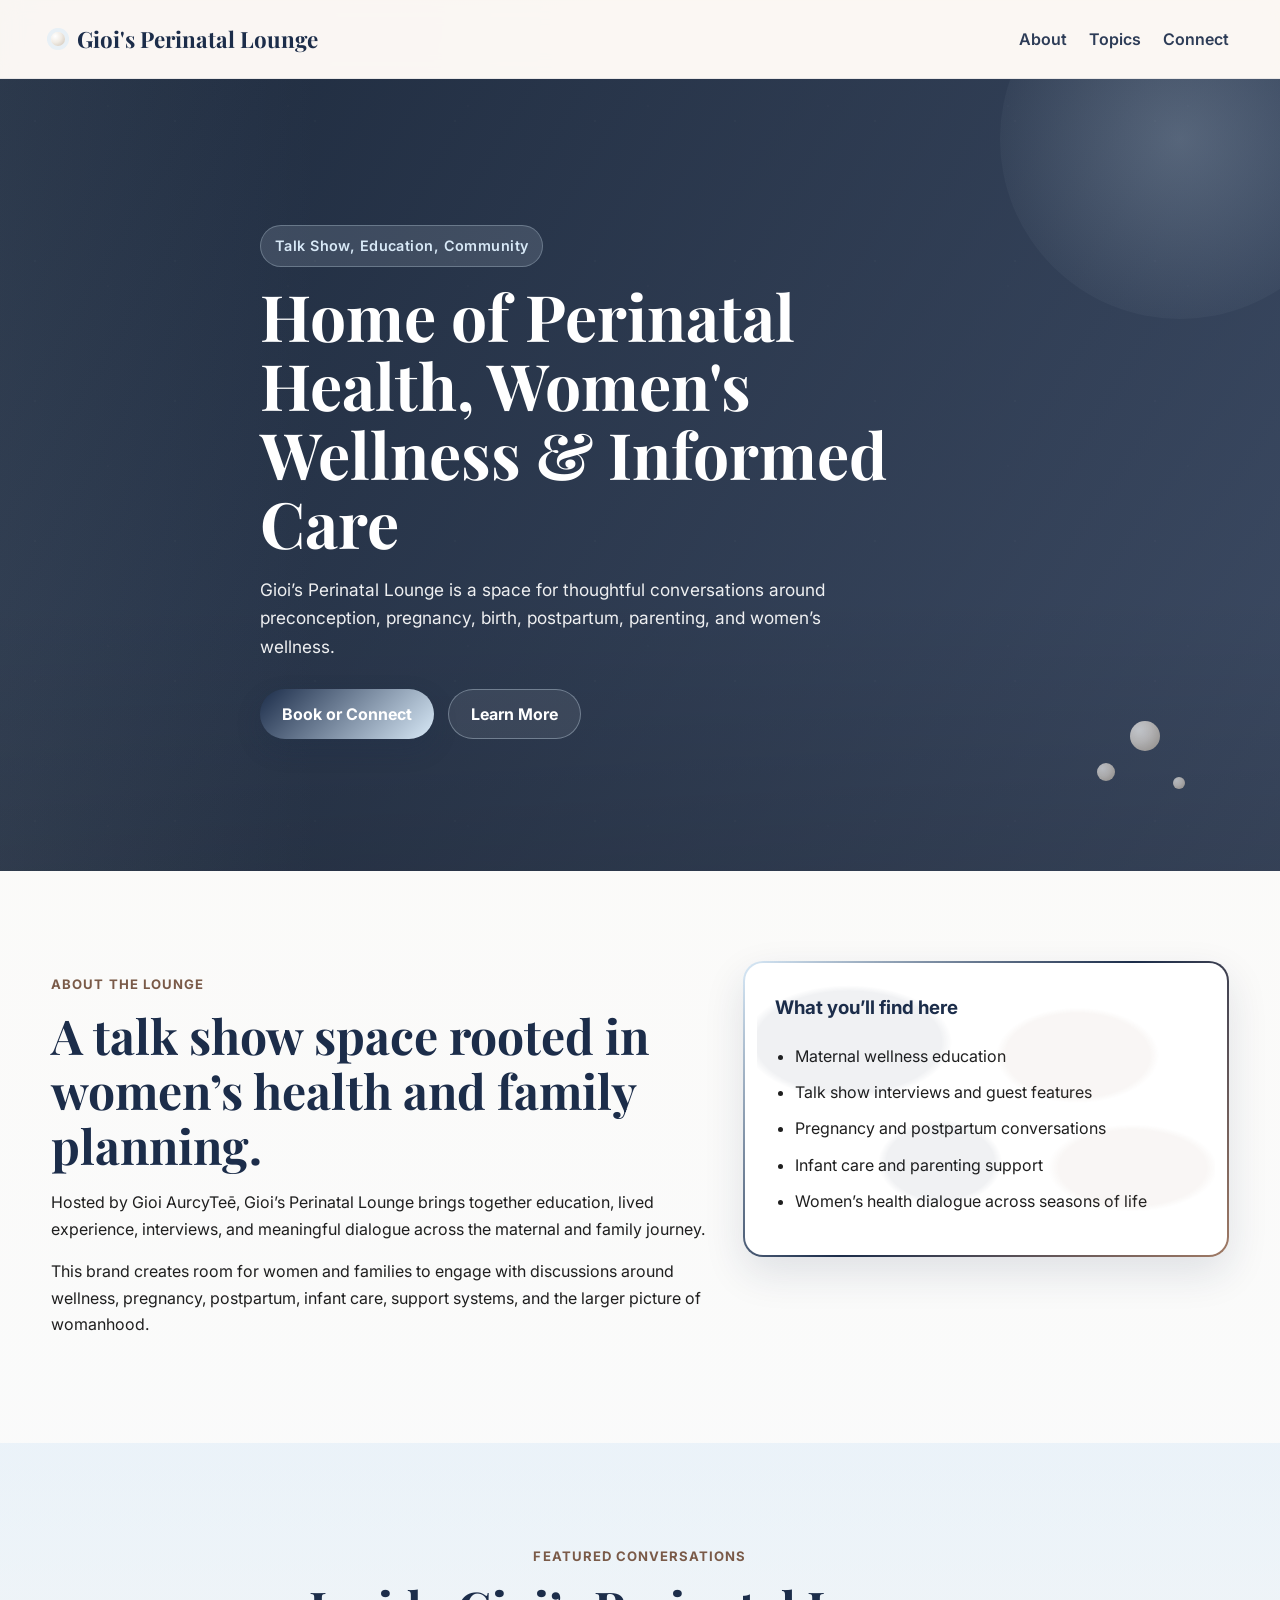
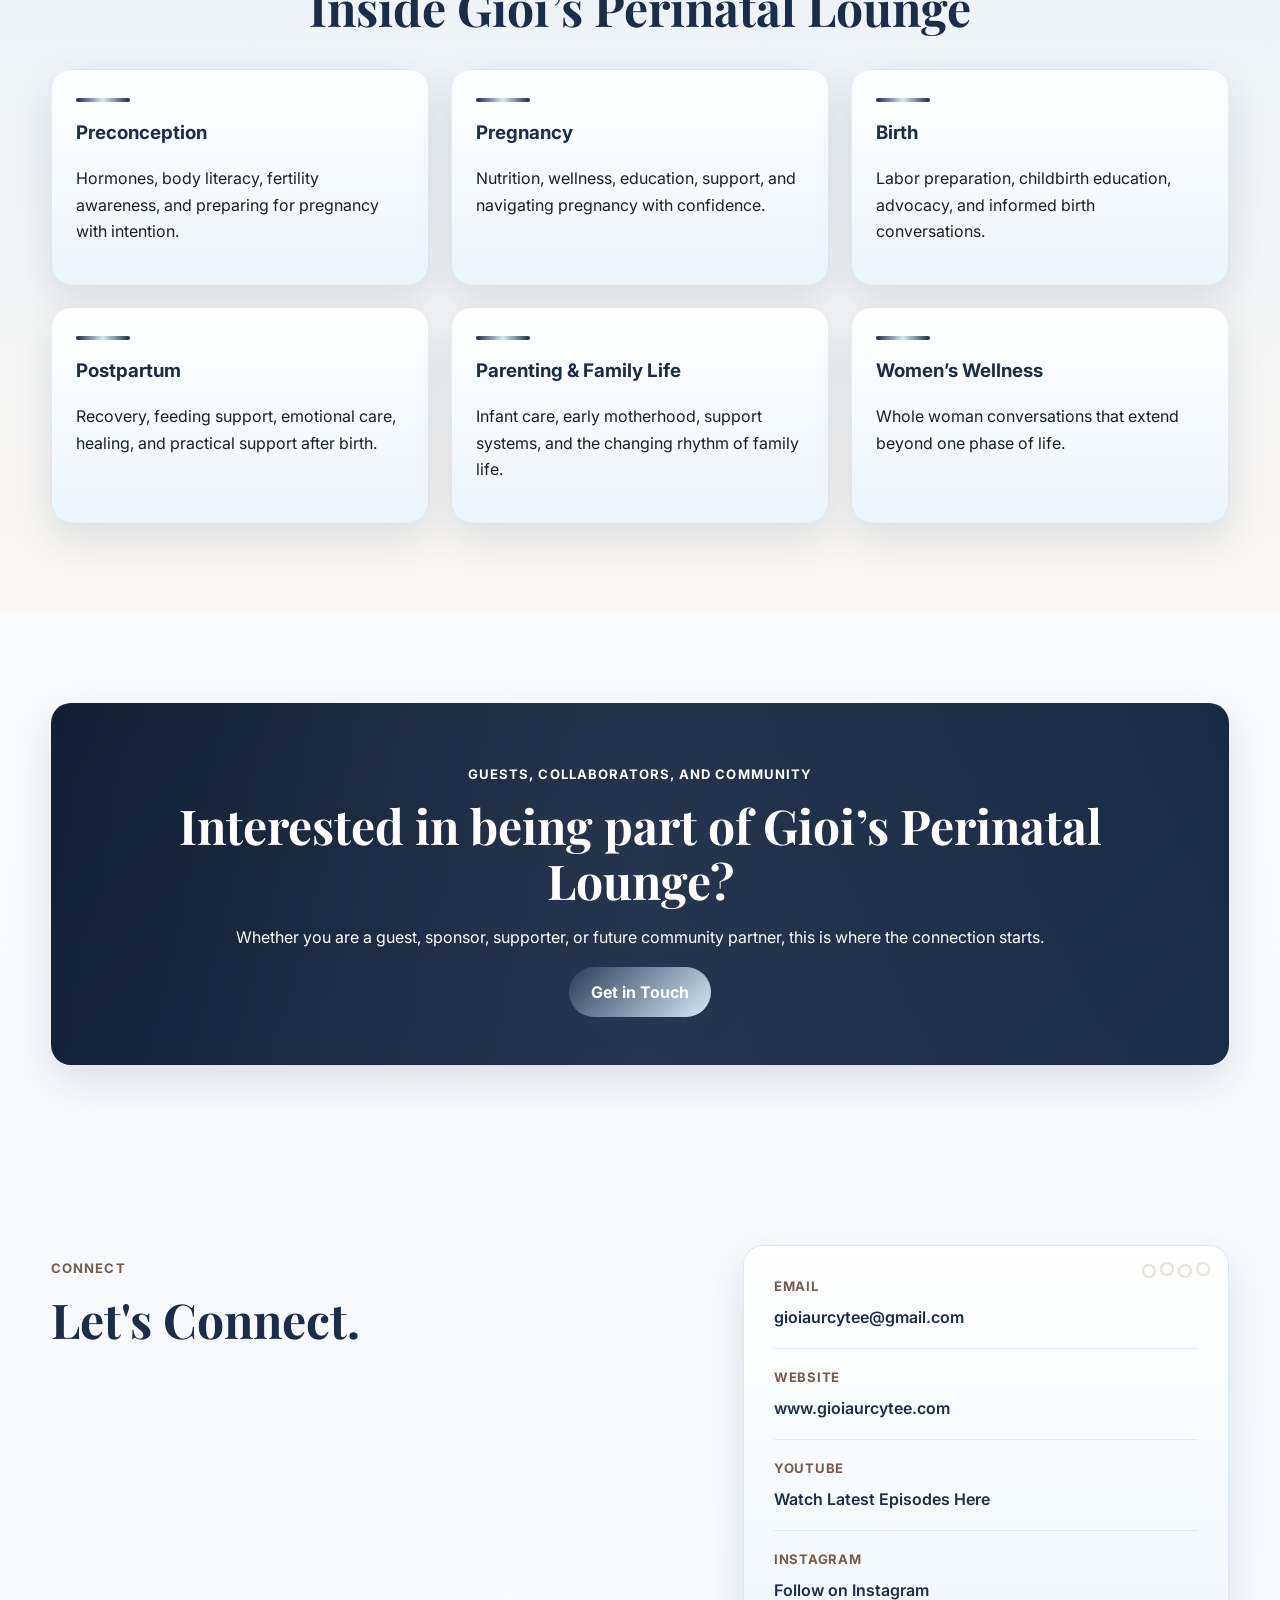
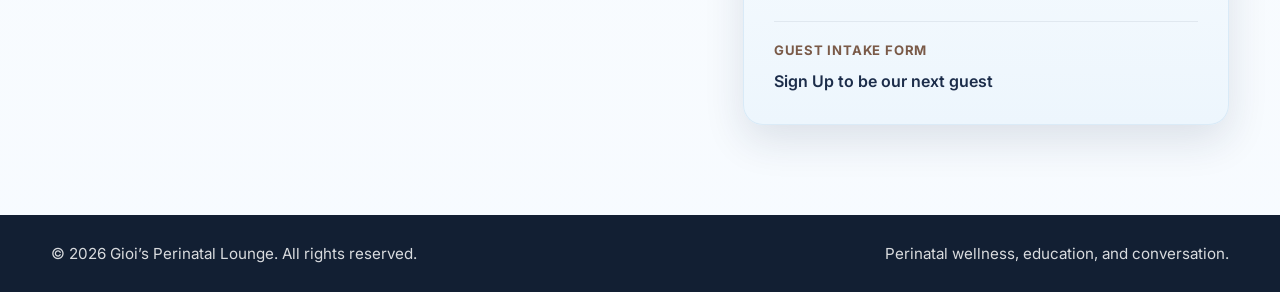
<file: index.html>
<!DOCTYPE html>
<html lang="en">
<head>
  <meta charset="UTF-8" />
  <meta name="viewport" content="width=device-width, initial-scale=1.0" />
  <title>Gioi's Perinatal Lounge</title>
  <meta
    name="description"
    content="Gioi's Perinatal Lounge is a maternal wellness talk show and educational platform centered on women's health, pregnancy, postpartum, parenting, and real conversations."
  />
  <link rel="preconnect" href="https://fonts.googleapis.com">
  <link rel="preconnect" href="https://fonts.gstatic.com" crossorigin>
  <link
    href="https://fonts.googleapis.com/css2?family=Playfair+Display:wght@600;700&family=Inter:wght@400;500;600;700&display=swap"
    rel="stylesheet"
  />
  <link rel="stylesheet" href="styles2.css" />
</head>
<body>
  <header class="site-header">
    <div class="container nav">
      <div class="brand-wrap">
        <div class="brand-dot"></div>
        <div class="brand">Gioi's Perinatal Lounge</div>
      </div>

      <nav>
        <a href="#about">About</a>
        <a href="#topics">Topics</a>
        <a href="#connect">Connect</a>
      </nav>
    </div>
  </header>

  <main>
    <section class="hero">
      <div class="hero-overlay"></div>
      <div class="container hero-content">
        <p class="eyebrow">Talk Show, Education, Community</p>
        <h1>Home of Perinatal Health, Women's Wellness & Informed Care</h1>
        <p class="hero-text">
          Gioi’s Perinatal Lounge is a space for thoughtful conversations around
          preconception, pregnancy, birth, postpartum, parenting, and women’s wellness.
        </p>

        <div class="hero-buttons">
          <a href="#connect" class="btn btn-primary">Book or Connect</a>
          <a href="#about" class="btn btn-secondary">Learn More</a>
        </div>
      </div>

      <div class="pearl pearl-1"></div>
      <div class="pearl pearl-2"></div>
      <div class="pearl pearl-3"></div>
    </section>

    <section id="about" class="section about">
      <div class="container grid-2">
        <div>
          <p class="section-label">About the Lounge</p>
          <h2>A talk show space rooted in women’s health and family planning.</h2>
          <p>
            Hosted by Gioi AurcyTeē, Gioi’s Perinatal Lounge brings together education,
            lived experience, interviews, and meaningful dialogue across the maternal and family journey.
          </p>
          <p>
            This brand creates room for women and families to engage with discussions
            around wellness, pregnancy, postpartum, infant care, support systems, and the larger picture of womanhood.
          </p>
        </div>

        <div class="info-card leopard-border">
          <h3>What you’ll find here</h3>
          <ul>
            <li>Maternal wellness education</li>
            <li>Talk show interviews and guest features</li>
            <li>Pregnancy and postpartum conversations</li>
            <li>Infant care and parenting support</li>
            <li>Women’s health dialogue across seasons of life</li>
          </ul>
        </div>
      </div>
    </section>

    <section id="topics" class="section topics">
      <div class="container">
        <p class="section-label center">Featured Conversations</p>
        <h2 class="center">Inside Gioi’s Perinatal Lounge</h2>

        <div class="card-grid">
          <article class="topic-card">
            <span class="card-accent"></span>
            <h3>Preconception</h3>
            <p>Hormones, body literacy, fertility awareness, and preparing for pregnancy with intention.</p>
          </article>

          <article class="topic-card">
            <span class="card-accent"></span>
            <h3>Pregnancy</h3>
            <p>Nutrition, wellness, education, support, and navigating pregnancy with confidence.</p>
          </article>

          <article class="topic-card">
            <span class="card-accent"></span>
            <h3>Birth</h3>
            <p>Labor preparation, childbirth education, advocacy, and informed birth conversations.</p>
          </article>

          <article class="topic-card">
            <span class="card-accent"></span>
            <h3>Postpartum</h3>
            <p>Recovery, feeding support, emotional care, healing, and practical support after birth.</p>
          </article>

          <article class="topic-card">
            <span class="card-accent"></span>
            <h3>Parenting & Family Life</h3>
            <p>Infant care, early motherhood, support systems, and the changing rhythm of family life.</p>
          </article>

          <article class="topic-card">
            <span class="card-accent"></span>
            <h3>Women’s Wellness</h3>
            <p>Whole woman conversations that extend beyond one phase of life.</p>
          </article>
        </div>
      </div>
    </section>

    <section class="section highlight">
      <div class="container">
        <div class="highlight-box">
          <p class="section-label">Guests, collaborators, and community</p>
          <h2>Interested in being part of Gioi’s Perinatal Lounge?</h2>
          <p>
            Whether you are a guest, sponsor, supporter, or future community partner,
            this is where the connection starts.
          </p>
          <a href="#connect" class="btn btn-primary">Get in Touch</a>
        </div>
      </div>
    </section>

    <section id="connect" class="section contact">
      <div class="container grid-2">
        <div>
          <p class="section-label">Connect</p>
          <h2>Let's Connect.</h2>
        </div>

        <div class="contact-card pearl-border">
          <div class="contact-item">
            <span>Email</span>
            <a href="mailto:hello@gioiaurcytee.com">gioiaurcytee@gmail.com</a>
          </div>

          <div class="contact-item">
            <span>Website</span>
            <a href="https://www.gioiaurcytee.com" target="_blank" rel="noopener noreferrer">
              www.gioiaurcytee.com
            </a>
          </div>

          <div class="contact-item">
            <span>YouTube</span>
            <a href="https://www.youtube.com/@gioiaurcytee" target="_blank" rel="noopener noreferrer">Watch Latest Episodes Here</a>
          </div>

          <div class="contact-item">
            <span>Instagram</span>
            <a href="www.instagram.com/thepostpartumlifestyle" target="_blank" rel="noopener noreferrer">Follow on Instagram</a>
          </div>

          <div class="contact-item">
            <span>Guest Intake Form</span>
            <a href="https://docs.google.com/forms/d/e/1FAIpQLSc_iOTzerqykCTuELhFS32BCwinfHsspAJIYFAKrFrzyojBzg/viewform" target="_blank" rel="noopener noreferrer">Sign Up to be our next guest</a>
          </div>
        </div>
      </div>
    </section>
  </main>

  <footer class="site-footer">
    <div class="container footer-wrap">
      <p>© 2026 Gioi’s Perinatal Lounge. All rights reserved.</p>
      <p>Perinatal wellness, education, and conversation.</p>
    </div>
  </footer>
</body>
</html>
</file>
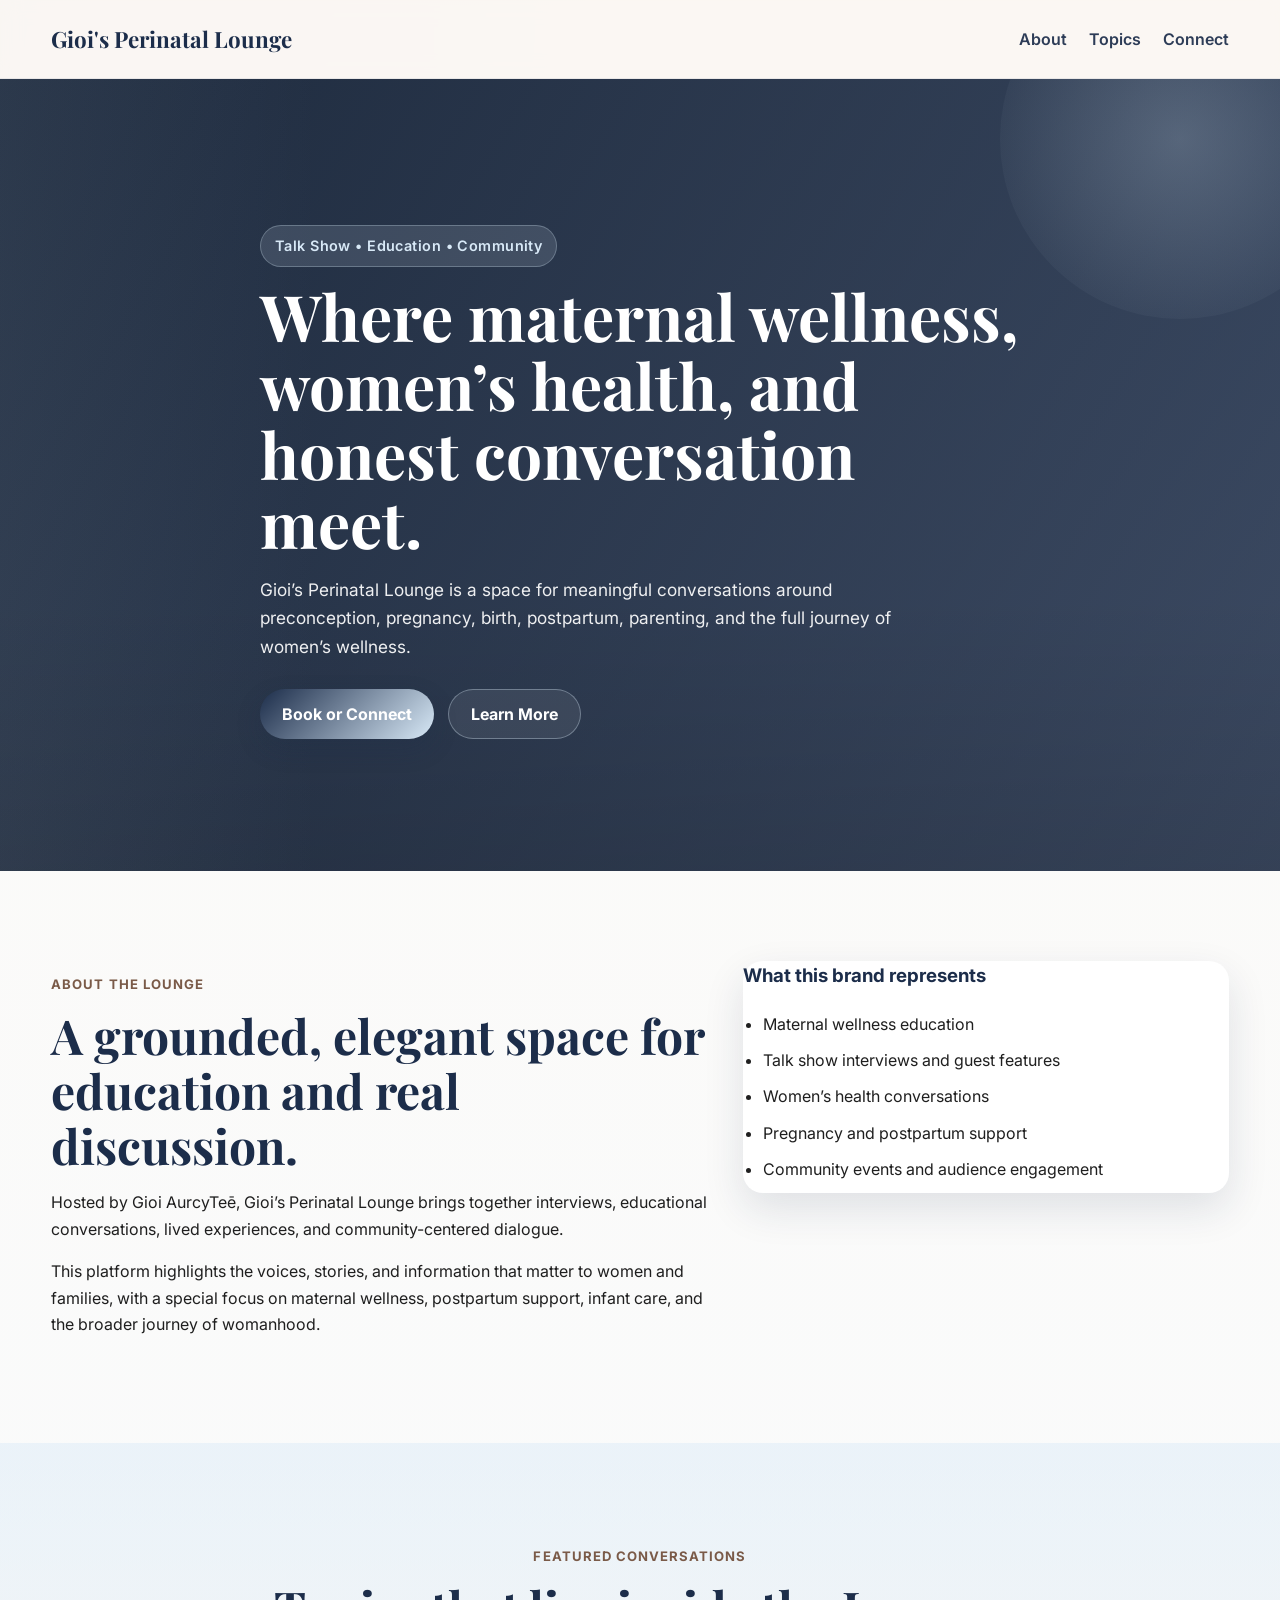
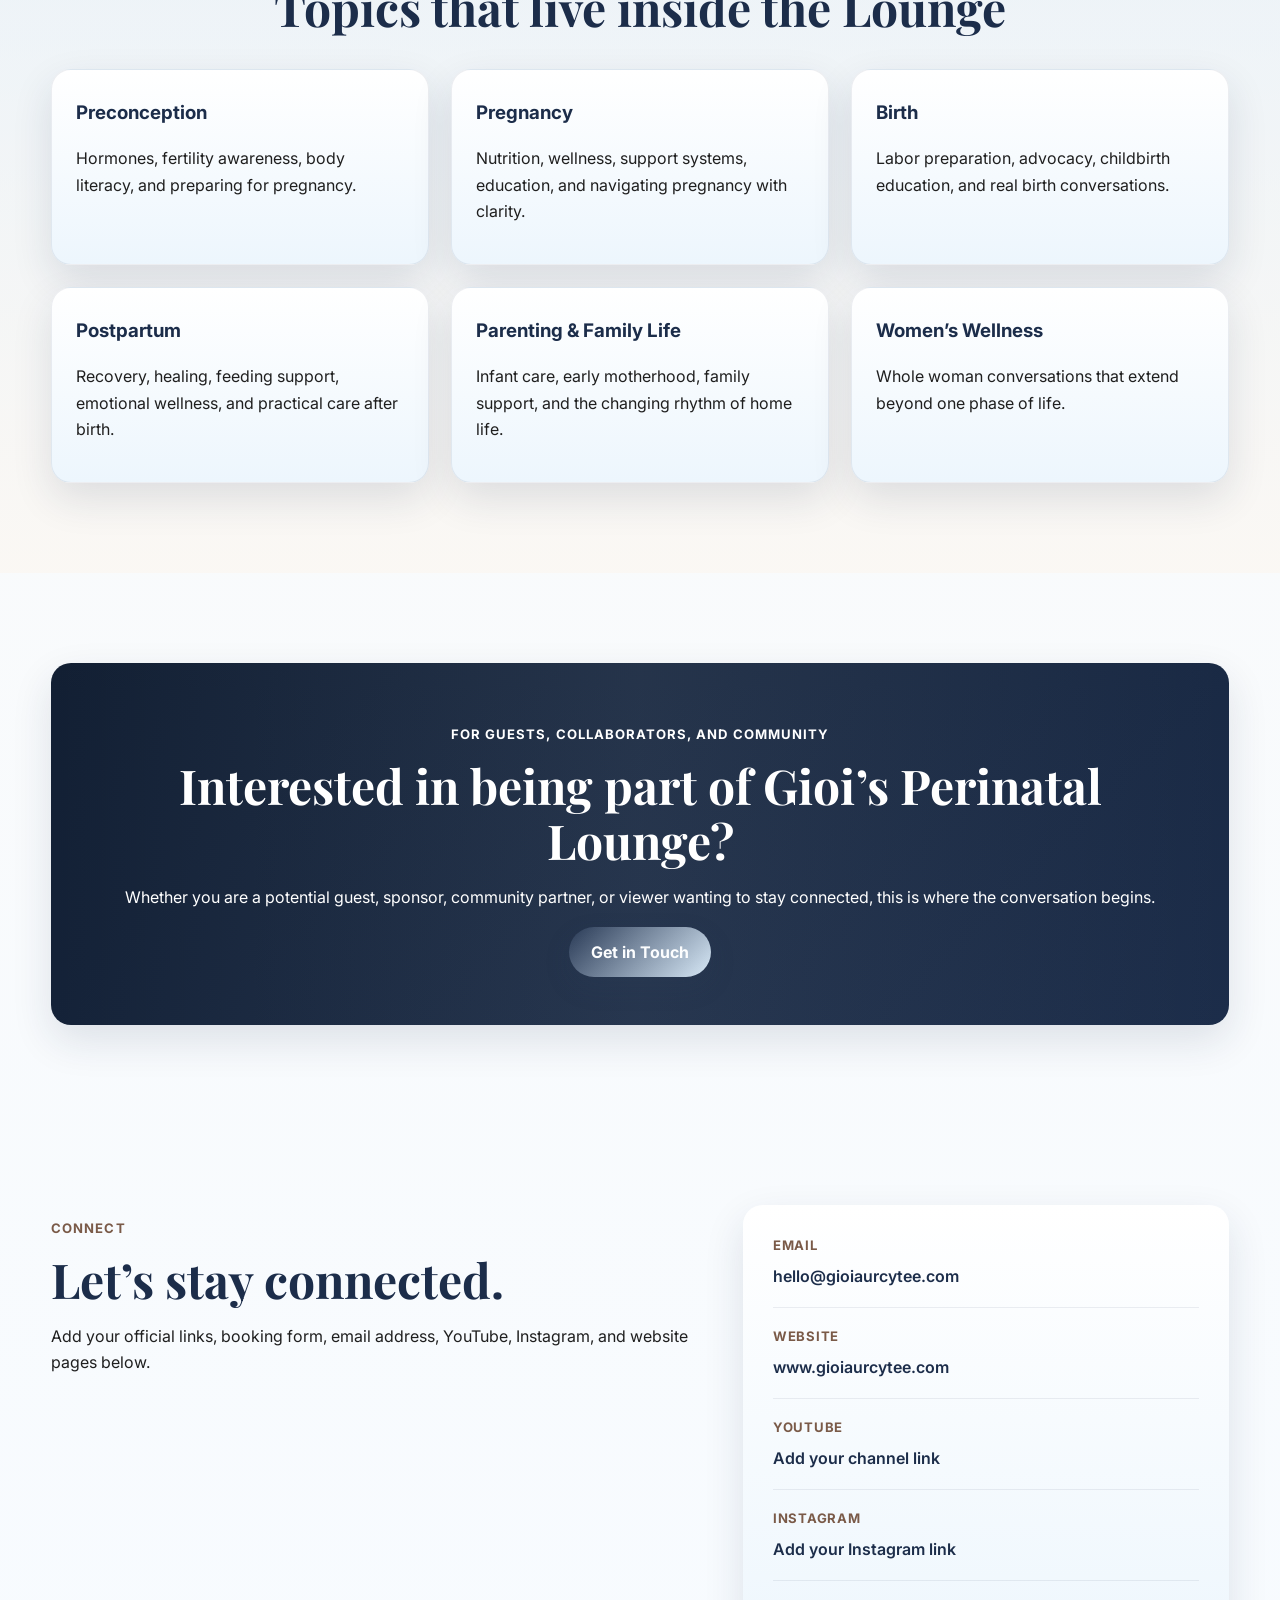
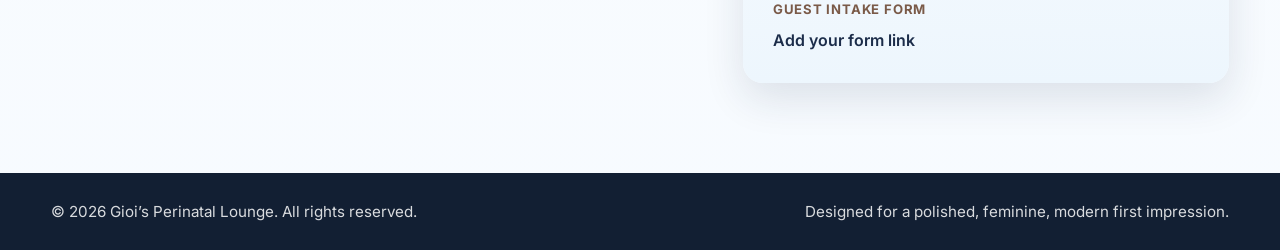
<file: index3.html>
<!DOCTYPE html>
<html lang="en">
<head>
  <meta charset="UTF-8" />
  <meta name="viewport" content="width=device-width, initial-scale=1.0" />
  <title>Gioi's Perinatal Lounge</title>
  <meta
    name="description"
    content="Gioi's Perinatal Lounge is a maternal wellness talk show and educational platform centered on women's health, pregnancy, postpartum, parenting, and real conversations."
  />
  <link rel="preconnect" href="https://fonts.googleapis.com">
  <link rel="preconnect" href="https://fonts.gstatic.com" crossorigin>
  <link
    href="https://fonts.googleapis.com/css2?family=Playfair+Display:wght@600;700&family=Inter:wght@400;500;600;700&display=swap"
    rel="stylesheet"
  />
  <link rel="stylesheet" href="styles.css" />
</head>
<body>
  <header class="site-header">
    <div class="container nav">
      <div class="brand">Gioi's Perinatal Lounge</div>
      <nav>
        <a href="#about">About</a>
        <a href="#topics">Topics</a>
        <a href="#connect">Connect</a>
      </nav>
    </div>
  </header>

  <main>
    <section class="hero">
      <div class="overlay"></div>
      <div class="container hero-content">
        <p class="eyebrow">Talk Show • Education • Community</p>
        <h1>Where maternal wellness, women’s health, and honest conversation meet.</h1>
        <p class="hero-text">
          Gioi’s Perinatal Lounge is a space for meaningful conversations around
          preconception, pregnancy, birth, postpartum, parenting, and the full journey of women’s wellness.
        </p>

        <div class="hero-buttons">
          <a href="#connect" class="btn btn-primary">Book or Connect</a>
          <a href="#about" class="btn btn-secondary">Learn More</a>
        </div>
      </div>
    </section>

    <section id="about" class="section about">
      <div class="container grid-2">
        <div>
          <p class="section-label">About the Lounge</p>
          <h2>A grounded, elegant space for education and real discussion.</h2>
          <p>
            Hosted by Gioi AurcyTeē, Gioi’s Perinatal Lounge brings together
            interviews, educational conversations, lived experiences, and community-centered dialogue.
          </p>
          <p>
            This platform highlights the voices, stories, and information that matter to women and families,
            with a special focus on maternal wellness, postpartum support, infant care, and the broader journey of womanhood.
          </p>
        </div>

        <div class="info-card">
          <h3>What this brand represents</h3>
          <ul>
            <li>Maternal wellness education</li>
            <li>Talk show interviews and guest features</li>
            <li>Women’s health conversations</li>
            <li>Pregnancy and postpartum support</li>
            <li>Community events and audience engagement</li>
          </ul>
        </div>
      </div>
    </section>

    <section id="topics" class="section topics">
      <div class="container">
        <p class="section-label center">Featured Conversations</p>
        <h2 class="center">Topics that live inside the Lounge</h2>

        <div class="card-grid">
          <article class="topic-card">
            <h3>Preconception</h3>
            <p>Hormones, fertility awareness, body literacy, and preparing for pregnancy.</p>
          </article>

          <article class="topic-card">
            <h3>Pregnancy</h3>
            <p>Nutrition, wellness, support systems, education, and navigating pregnancy with clarity.</p>
          </article>

          <article class="topic-card">
            <h3>Birth</h3>
            <p>Labor preparation, advocacy, childbirth education, and real birth conversations.</p>
          </article>

          <article class="topic-card">
            <h3>Postpartum</h3>
            <p>Recovery, healing, feeding support, emotional wellness, and practical care after birth.</p>
          </article>

          <article class="topic-card">
            <h3>Parenting & Family Life</h3>
            <p>Infant care, early motherhood, family support, and the changing rhythm of home life.</p>
          </article>

          <article class="topic-card">
            <h3>Women’s Wellness</h3>
            <p>Whole woman conversations that extend beyond one phase of life.</p>
          </article>
        </div>
      </div>
    </section>

    <section class="section highlight">
      <div class="container highlight-box">
        <p class="section-label">For guests, collaborators, and community</p>
        <h2>Interested in being part of Gioi’s Perinatal Lounge?</h2>
        <p>
          Whether you are a potential guest, sponsor, community partner, or viewer wanting to stay connected,
          this is where the conversation begins.
        </p>
        <a href="#connect" class="btn btn-primary">Get in Touch</a>
      </div>
    </section>

    <section id="connect" class="section contact">
      <div class="container grid-2">
        <div>
          <p class="section-label">Connect</p>
          <h2>Let’s stay connected.</h2>
          <p>
            Add your official links, booking form, email address, YouTube, Instagram,
            and website pages below.
          </p>
        </div>

        <div class="contact-card">
          <div class="contact-item">
            <span>Email</span>
            <a href="mailto:hello@gioiaurcytee.com">hello@gioiaurcytee.com</a>
          </div>

          <div class="contact-item">
            <span>Website</span>
            <a href="https://www.gioiaurcytee.com" target="_blank" rel="noopener noreferrer">
              www.gioiaurcytee.com
            </a>
          </div>

          <div class="contact-item">
            <span>YouTube</span>
            <a href="#" target="_blank" rel="noopener noreferrer">Add your channel link</a>
          </div>

          <div class="contact-item">
            <span>Instagram</span>
            <a href="#" target="_blank" rel="noopener noreferrer">Add your Instagram link</a>
          </div>

          <div class="contact-item">
            <span>Guest Intake Form</span>
            <a href="#" target="_blank" rel="noopener noreferrer">Add your form link</a>
          </div>
        </div>
      </div>
    </section>
  </main>

  <footer class="site-footer">
    <div class="container footer-wrap">
      <p>© 2026 Gioi’s Perinatal Lounge. All rights reserved.</p>
      <p>Designed for a polished, feminine, modern first impression.</p>
    </div>
  </footer>
</body>
</html>
</file>
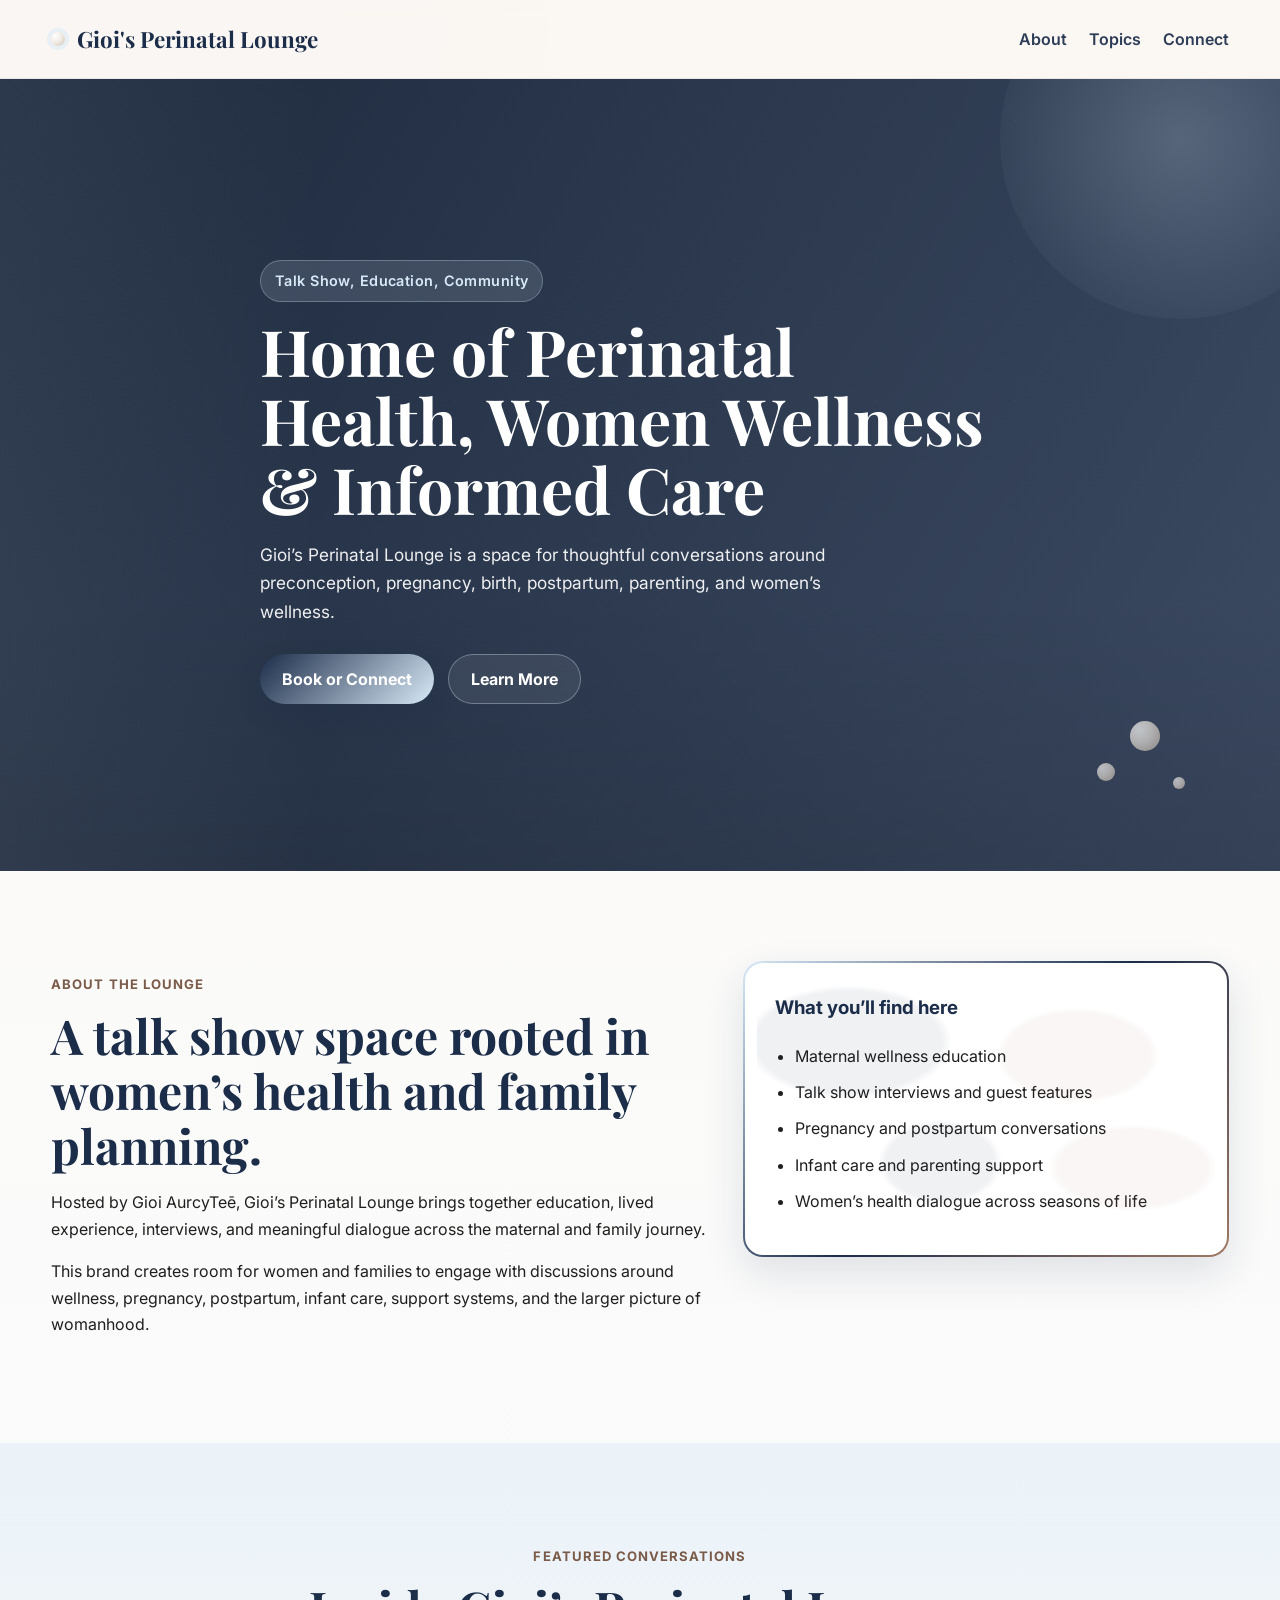
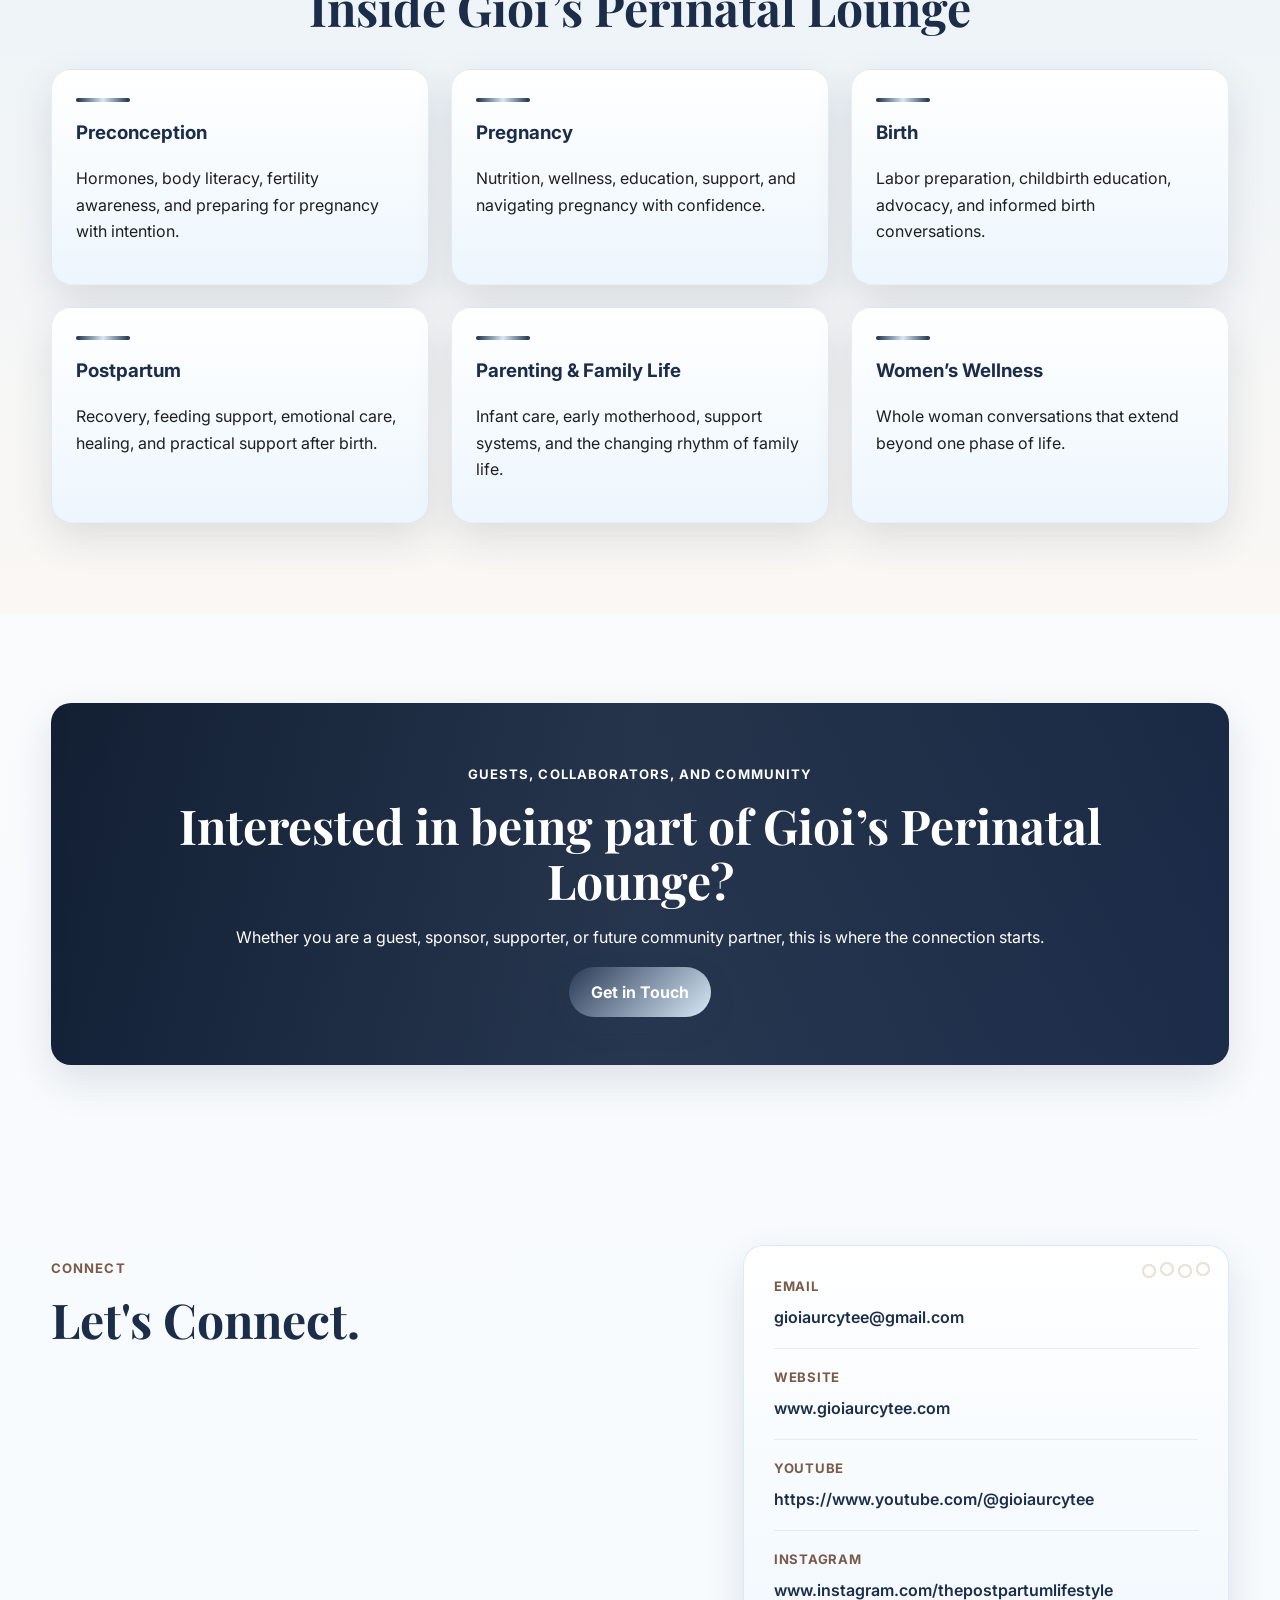
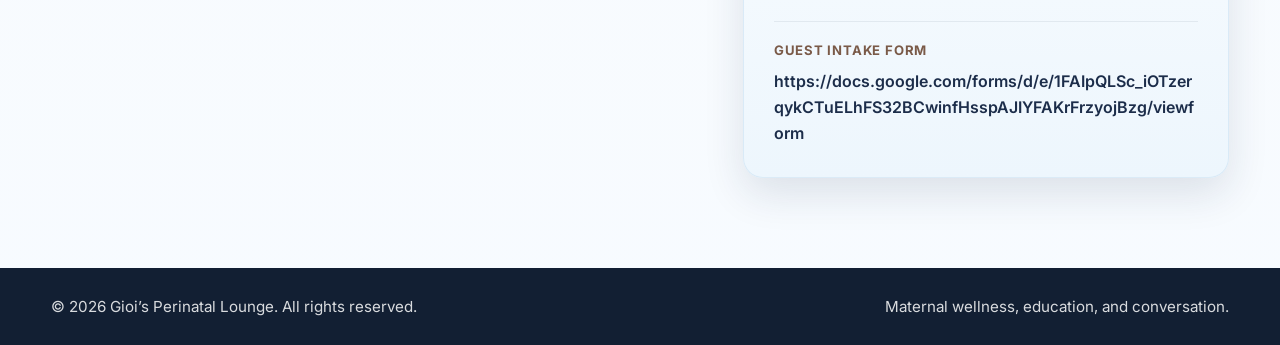
<file: index4.html>
<!DOCTYPE html>
<html lang="en">
<head>
  <meta charset="UTF-8" />
  <meta name="viewport" content="width=device-width, initial-scale=1.0" />
  <title>Gioi's Perinatal Lounge</title>
  <meta
    name="description"
    content="Gioi's Perinatal Lounge is a maternal wellness talk show and educational platform centered on women's health, pregnancy, postpartum, parenting, and real conversations."
  />
  <link rel="preconnect" href="https://fonts.googleapis.com">
  <link rel="preconnect" href="https://fonts.gstatic.com" crossorigin>
  <link
    href="https://fonts.googleapis.com/css2?family=Playfair+Display:wght@600;700&family=Inter:wght@400;500;600;700&display=swap"
    rel="stylesheet"
  />
  <link rel="stylesheet" href="styles2.css" />
</head>
<body>
  <header class="site-header">
    <div class="container nav">
      <div class="brand-wrap">
        <div class="brand-dot"></div>
        <div class="brand">Gioi's Perinatal Lounge</div>
      </div>

      <nav>
        <a href="#about">About</a>
        <a href="#topics">Topics</a>
        <a href="#connect">Connect</a>
      </nav>
    </div>
  </header>

  <main>
    <section class="hero">
      <div class="hero-overlay"></div>
      <div class="container hero-content">
        <p class="eyebrow">Talk Show, Education, Community</p>
        <h1>Home of Perinatal Health, Women Wellness & Informed Care</h1>
        <p class="hero-text">
          Gioi’s Perinatal Lounge is a space for thoughtful conversations around
          preconception, pregnancy, birth, postpartum, parenting, and women’s wellness.
        </p>

        <div class="hero-buttons">
          <a href="#connect" class="btn btn-primary">Book or Connect</a>
          <a href="#about" class="btn btn-secondary">Learn More</a>
        </div>
      </div>

      <div class="pearl pearl-1"></div>
      <div class="pearl pearl-2"></div>
      <div class="pearl pearl-3"></div>
    </section>

    <section id="about" class="section about">
      <div class="container grid-2">
        <div>
          <p class="section-label">About the Lounge</p>
          <h2>A talk show space rooted in women’s health and family planning.</h2>
          <p>
            Hosted by Gioi AurcyTeē, Gioi’s Perinatal Lounge brings together education,
            lived experience, interviews, and meaningful dialogue across the maternal and family journey.
          </p>
          <p>
            This brand creates room for women and families to engage with discussions
            around wellness, pregnancy, postpartum, infant care, support systems, and the larger picture of womanhood.
          </p>
        </div>

        <div class="info-card leopard-border">
          <h3>What you’ll find here</h3>
          <ul>
            <li>Maternal wellness education</li>
            <li>Talk show interviews and guest features</li>
            <li>Pregnancy and postpartum conversations</li>
            <li>Infant care and parenting support</li>
            <li>Women’s health dialogue across seasons of life</li>
          </ul>
        </div>
      </div>
    </section>

    <section id="topics" class="section topics">
      <div class="container">
        <p class="section-label center">Featured Conversations</p>
        <h2 class="center">Inside Gioi’s Perinatal Lounge</h2>

        <div class="card-grid">
          <article class="topic-card">
            <span class="card-accent"></span>
            <h3>Preconception</h3>
            <p>Hormones, body literacy, fertility awareness, and preparing for pregnancy with intention.</p>
          </article>

          <article class="topic-card">
            <span class="card-accent"></span>
            <h3>Pregnancy</h3>
            <p>Nutrition, wellness, education, support, and navigating pregnancy with confidence.</p>
          </article>

          <article class="topic-card">
            <span class="card-accent"></span>
            <h3>Birth</h3>
            <p>Labor preparation, childbirth education, advocacy, and informed birth conversations.</p>
          </article>

          <article class="topic-card">
            <span class="card-accent"></span>
            <h3>Postpartum</h3>
            <p>Recovery, feeding support, emotional care, healing, and practical support after birth.</p>
          </article>

          <article class="topic-card">
            <span class="card-accent"></span>
            <h3>Parenting & Family Life</h3>
            <p>Infant care, early motherhood, support systems, and the changing rhythm of family life.</p>
          </article>

          <article class="topic-card">
            <span class="card-accent"></span>
            <h3>Women’s Wellness</h3>
            <p>Whole woman conversations that extend beyond one phase of life.</p>
          </article>
        </div>
      </div>
    </section>

    <section class="section highlight">
      <div class="container">
        <div class="highlight-box">
          <p class="section-label">Guests, collaborators, and community</p>
          <h2>Interested in being part of Gioi’s Perinatal Lounge?</h2>
          <p>
            Whether you are a guest, sponsor, supporter, or future community partner,
            this is where the connection starts.
          </p>
          <a href="#connect" class="btn btn-primary">Get in Touch</a>
        </div>
      </div>
    </section>

    <section id="connect" class="section contact">
      <div class="container grid-2">
        <div>
          <p class="section-label">Connect</p>
          <h2>Let's Connect.</h2>
        </div>

        <div class="contact-card pearl-border">
          <div class="contact-item">
            <span>Email</span>
            <a href="mailto:hello@gioiaurcytee.com">gioiaurcytee@gmail.com</a>
          </div>

          <div class="contact-item">
            <span>Website</span>
            <a href="https://www.gioiaurcytee.com" target="_blank" rel="noopener noreferrer">
              www.gioiaurcytee.com
            </a>
          </div>

          <div class="contact-item">
            <span>YouTube</span>
            <a href="#" target="_blank" rel="noopener noreferrer">https://www.youtube.com/@gioiaurcytee</a>
          </div>

          <div class="contact-item">
            <span>Instagram</span>
            <a href="#" target="_blank" rel="noopener noreferrer">www.instagram.com/thepostpartumlifestyle</a>
          </div>

          <div class="contact-item">
            <span>Guest Intake Form</span>
            <a href="#" target="_blank" rel="noopener noreferrer">https://docs.google.com/forms/d/e/1FAIpQLSc_iOTzerqykCTuELhFS32BCwinfHsspAJIYFAKrFrzyojBzg/viewform</a>
          </div>
        </div>
      </div>
    </section>
  </main>

  <footer class="site-footer">
    <div class="container footer-wrap">
      <p>© 2026 Gioi’s Perinatal Lounge. All rights reserved.</p>
      <p>Maternal wellness, education, and conversation.</p>
    </div>
  </footer>
</body>
</html>
</file>
<file: styles2.css>
:root {
  --navy: #1c2d4a;
  --navy-deep: #121f33;

  --light-blue: #d8e9f7;
  --light-blue-soft: #edf6fd;

  --brown: #7a5a48;
  --brown-soft: #a07a65;

  --cream: #fbf7f2;
  --white: #ffffff;

  --gold: #c7aa78;
  --pearl: #f5f2ec;

  --text: #1f1f1f;
  --shadow: 0 16px 40px rgba(28, 45, 74, 0.12);
  --radius: 20px;
  --max-width: 1180px;
}

* {
  box-sizing: border-box;
}

html {
  scroll-behavior: smooth;
}

body {
  margin: 0;
  font-family: "Inter", sans-serif;
  color: var(--text);
  background:
    radial-gradient(circle at top left, rgba(216, 233, 247, 0.45), transparent 22%),
    linear-gradient(to bottom, #fcfaf7, #f7fbff);
  line-height: 1.65;
}

a {
  text-decoration: none;
  color: inherit;
}

.container {
  width: min(92%, var(--max-width));
  margin: 0 auto;
}

.site-header {
  position: sticky;
  top: 0;
  z-index: 1000;
  background: rgba(251, 247, 242, 0.9);
  backdrop-filter: blur(10px);
  border-bottom: 1px solid rgba(28, 45, 74, 0.08);
}

.nav {
  min-height: 78px;
  display: flex;
  align-items: center;
  justify-content: space-between;
  gap: 24px;
}

.brand-wrap {
  display: flex;
  align-items: center;
  gap: 12px;
}

.brand-dot {
  width: 14px;
  height: 14px;
  border-radius: 50%;
  background:
    radial-gradient(circle at 30% 30%, #ffffff, #f1ece5 45%, #d9d0c5 80%);
  box-shadow: 0 0 0 4px rgba(216, 233, 247, 0.55);
}

.brand {
  font-family: "Playfair Display", serif;
  font-size: 1.4rem;
  font-weight: 700;
  color: var(--navy);
}

.nav nav {
  display: flex;
  gap: 22px;
  flex-wrap: wrap;
}

.nav nav a {
  font-weight: 600;
  color: var(--navy);
  opacity: 0.92;
}

.nav nav a:hover {
  color: var(--brown);
}

.hero {
  position: relative;
  overflow: hidden;
  min-height: 88vh;
  display: flex;
  align-items: center;
  background:
    linear-gradient(120deg, rgba(18, 31, 51, 0.95), rgba(28, 45, 74, 0.85)),
    radial-gradient(circle at right top, rgba(216, 233, 247, 0.35), transparent 35%),
    linear-gradient(135deg, rgba(216, 233, 247, 0.12), rgba(122, 90, 72, 0.08));
  color: var(--white);
}

.hero::before {
  content: "";
  position: absolute;
  top: -120px;
  right: -80px;
  width: 360px;
  height: 360px;
  border-radius: 50%;
  background:
    radial-gradient(circle, rgba(216, 233, 247, 0.22), rgba(216, 233, 247, 0.04) 70%);
}

.hero::after {
  content: "";
  position: absolute;
  inset: 0;
  background:
    linear-gradient(90deg, rgba(216, 233, 247, 0.08) 0%, transparent 25%),
    linear-gradient(to top, rgba(0, 0, 0, 0.12), transparent 35%);
  pointer-events: none;
}

.hero-overlay {
  position: absolute;
  inset: 0;
  background-image:
    radial-gradient(circle at 25% 30%, rgba(255,255,255,0.06) 0 1px, transparent 1px),
    radial-gradient(circle at 60% 15%, rgba(255,255,255,0.04) 0 1px, transparent 1px);
  background-size: 140px 140px, 180px 180px;
  opacity: 0.35;
}

.hero-content {
  position: relative;
  z-index: 2;
  max-width: 760px;
  padding: 90px 0;
}

.eyebrow {
  display: inline-block;
  margin-bottom: 14px;
  padding: 8px 14px;
  border-radius: 999px;
  background: rgba(216, 233, 247, 0.14);
  border: 1px solid rgba(216, 233, 247, 0.28);
  color: var(--light-blue);
  font-size: 0.9rem;
  font-weight: 600;
  letter-spacing: 0.03em;
}

.hero h1 {
  margin: 0 0 18px;
  font-family: "Playfair Display", serif;
  font-size: clamp(2.4rem, 5vw, 4.7rem);
  line-height: 1.08;
}

.hero-text {
  max-width: 640px;
  font-size: 1.08rem;
  color: rgba(255, 255, 255, 0.92);
  margin-bottom: 28px;
}

.hero-buttons {
  display: flex;
  gap: 14px;
  flex-wrap: wrap;
}

.btn {
  display: inline-flex;
  align-items: center;
  justify-content: center;
  min-height: 50px;
  padding: 0 22px;
  border-radius: 999px;
  font-weight: 700;
  transition: 0.25s ease;
}

.btn-primary {
  background: linear-gradient(135deg, var(--navy), var(--light-blue));
  color: var(--white);
  box-shadow: 0 10px 24px rgba(28, 45, 74, 0.22);
}

.btn-primary:hover {
  transform: translateY(-2px);
}

.btn-secondary {
  background: rgba(255, 255, 255, 0.08);
  color: var(--white);
  border: 1px solid rgba(216, 233, 247, 0.35);
}

.btn-secondary:hover {
  background: rgba(255, 255, 255, 0.14);
}

.pearl {
  position: absolute;
  border-radius: 50%;
  background:
    radial-gradient(circle at 30% 30%, #ffffff, #f1ece6 42%, #d6cdc2 78%);
  opacity: 0.75;
  box-shadow: inset -6px -8px 16px rgba(0, 0, 0, 0.06);
}

.pearl-1 {
  width: 30px;
  height: 30px;
  right: 120px;
  bottom: 120px;
}

.pearl-2 {
  width: 18px;
  height: 18px;
  right: 165px;
  bottom: 90px;
}

.pearl-3 {
  width: 12px;
  height: 12px;
  right: 95px;
  bottom: 82px;
}

.section {
  padding: 90px 0;
}

.section-label {
  text-transform: uppercase;
  letter-spacing: 0.08em;
  font-size: 0.82rem;
  font-weight: 700;
  color: var(--brown);
  margin-bottom: 12px;
}

.center {
  text-align: center;
}

.grid-2 {
  display: grid;
  grid-template-columns: 1.15fr 0.85fr;
  gap: 34px;
  align-items: start;
}

.about h2,
.topics h2,
.contact h2,
.highlight h2 {
  margin-top: 0;
  margin-bottom: 16px;
  font-family: "Playfair Display", serif;
  color: var(--navy);
  font-size: clamp(1.95rem, 4vw, 3rem);
  line-height: 1.15;
}

.info-card,
.contact-card,
.topic-card,
.highlight-box {
  background: var(--white);
  border-radius: var(--radius);
  box-shadow: var(--shadow);
}

.leopard-border {
  position: relative;
  padding: 30px;
  background:
    linear-gradient(var(--white), var(--white)) padding-box,
    linear-gradient(135deg, var(--light-blue), var(--navy), var(--brown-soft)) border-box;
  border: 2px solid transparent;
}

.leopard-border::before {
  content: "";
  position: absolute;
  inset: 12px;
  border-radius: calc(var(--radius) - 8px);
  pointer-events: none;
  opacity: 0.06;
  background-image:
    radial-gradient(ellipse at 20% 25%, var(--navy) 0 18%, transparent 20%),
    radial-gradient(ellipse at 70% 30%, var(--brown-soft) 0 16%, transparent 18%),
    radial-gradient(ellipse at 40% 70%, var(--navy) 0 14%, transparent 16%),
    radial-gradient(ellipse at 82% 72%, var(--brown-soft) 0 14%, transparent 16%);
}

.info-card h3 {
  margin-top: 0;
  color: var(--navy);
}

.info-card ul {
  margin: 16px 0 0;
  padding-left: 20px;
}

.info-card li {
  margin-bottom: 10px;
}

.topics {
  background:
    linear-gradient(to bottom, rgba(216, 233, 247, 0.45), rgba(251, 247, 242, 0.8));
}

.card-grid {
  display: grid;
  grid-template-columns: repeat(3, 1fr);
  gap: 22px;
  margin-top: 34px;
}

.topic-card {
  position: relative;
  padding: 28px 24px 24px;
  border: 1px solid rgba(28, 45, 74, 0.08);
  background:
    linear-gradient(180deg, #ffffff, var(--light-blue-soft));
}

.card-accent {
  display: block;
  width: 54px;
  height: 4px;
  border-radius: 999px;
  margin-bottom: 16px;
  background: linear-gradient(
    90deg,
    var(--navy),
    var(--light-blue),
    var(--navy)
  );
}

.topic-card h3 {
  margin-top: 0;
  margin-bottom: 10px;
  color: var(--navy);
}

.highlight-box {
  padding: 48px 30px;
  text-align: center;
  background:
    linear-gradient(135deg, var(--navy-deep), var(--navy)),
    radial-gradient(circle at top right, rgba(216, 233, 247, 0.18), transparent 26%);
  color: var(--white);
  position: relative;
  overflow: hidden;
}

.highlight-box::before {
  content: "";
  position: absolute;
  inset: 0;
  background:
    linear-gradient(90deg, transparent, rgba(216, 233, 247, 0.08), transparent);
  pointer-events: none;
}

.highlight-box .section-label,
.highlight-box h2,
.highlight-box p {
  color: var(--white);
  position: relative;
  z-index: 1;
}

.contact-card {
  position: relative;
  padding: 30px;
  background:
    linear-gradient(180deg, #ffffff, var(--light-blue-soft));
}

.pearl-border {
  border: 1px solid rgba(216, 233, 247, 0.9);
}

.pearl-border::before {
  content: "";
  position: absolute;
  top: 14px;
  right: 18px;
  width: 70px;
  height: 22px;
  background-image:
    radial-gradient(circle, #fff 0 35%, #e7ded2 40% 55%, transparent 58%),
    radial-gradient(circle, #fff 0 35%, #e7ded2 40% 55%, transparent 58%),
    radial-gradient(circle, #fff 0 35%, #e7ded2 40% 55%, transparent 58%),
    radial-gradient(circle, #fff 0 35%, #e7ded2 40% 55%, transparent 58%);
  background-size: 18px 18px;
  background-repeat: no-repeat;
  background-position: 0 2px, 18px 0, 36px 2px, 54px 0;
  opacity: 0.8;
}

.contact-item + .contact-item {
  margin-top: 18px;
  padding-top: 18px;
  border-top: 1px solid rgba(28, 45, 74, 0.08);
}

.contact-item span {
  display: block;
  font-size: 0.82rem;
  font-weight: 700;
  text-transform: uppercase;
  letter-spacing: 0.06em;
  color: var(--brown);
  margin-bottom: 6px;
}

.contact-item a {
  color: var(--navy);
  font-weight: 600;
  word-break: break-word;
}

.contact-item a:hover {
  color: var(--brown);
}

.site-footer {
  background: var(--navy-deep);
  color: rgba(255, 255, 255, 0.84);
  padding: 26px 0;
}

.footer-wrap {
  display: flex;
  align-items: center;
  justify-content: space-between;
  gap: 18px;
  flex-wrap: wrap;
}

.footer-wrap p {
  margin: 0;
  font-size: 0.95rem;
}

@media (max-width: 900px) {
  .grid-2,
  .card-grid {
    grid-template-columns: 1fr;
  }

  .hero {
    min-height: 78vh;
  }

  .nav {
    padding: 14px 0;
    align-items: flex-start;
    flex-direction: column;
  }

  .pearl-1,
  .pearl-2,
  .pearl-3 {
    display: none;
  }
}

@media (max-width: 560px) {
  .section {
    padding: 70px 0;
  }

  .hero-content {
    padding: 70px 0;
  }

  .hero-buttons {
    flex-direction: column;
    align-items: stretch;
  }

  .btn {
    width: 100%;
  }

  .brand {
    font-size: 1.2rem;
  }
}
</file>
<file: styles.css>
:root {
  --navy: #1c2d4a;
  --navy-deep: #121f33;

  --light-blue: #d8e9f7;
  --light-blue-soft: #edf6fd;

  --brown: #7a5a48;
  --brown-soft: #a07a65;

  --cream: #fbf7f2;
  --white: #ffffff;

  --gold: #c7aa78;
  --pearl: #f5f2ec;

  --text: #1f1f1f;
  --shadow: 0 16px 40px rgba(28, 45, 74, 0.12);
  --radius: 20px;
  --max-width: 1180px;
}

* {
  box-sizing: border-box;
}

html {
  scroll-behavior: smooth;
}

body {
  margin: 0;
  font-family: "Inter", sans-serif;
  color: var(--text);
  background:
    radial-gradient(circle at top left, rgba(216, 233, 247, 0.45), transparent 22%),
    linear-gradient(to bottom, #fcfaf7, #f7fbff);
  line-height: 1.65;
}

a {
  text-decoration: none;
  color: inherit;
}

.container {
  width: min(92%, var(--max-width));
  margin: 0 auto;
}

.site-header {
  position: sticky;
  top: 0;
  z-index: 1000;
  background: rgba(251, 247, 242, 0.9);
  backdrop-filter: blur(10px);
  border-bottom: 1px solid rgba(28, 45, 74, 0.08);
}

.nav {
  min-height: 78px;
  display: flex;
  align-items: center;
  justify-content: space-between;
  gap: 24px;
}

.brand-wrap {
  display: flex;
  align-items: center;
  gap: 12px;
}

.brand-dot {
  width: 14px;
  height: 14px;
  border-radius: 50%;
  background:
    radial-gradient(circle at 30% 30%, #ffffff, #f1ece5 45%, #d9d0c5 80%);
  box-shadow: 0 0 0 4px rgba(216, 233, 247, 0.55);
}

.brand {
  font-family: "Playfair Display", serif;
  font-size: 1.4rem;
  font-weight: 700;
  color: var(--navy);
}

.nav nav {
  display: flex;
  gap: 22px;
  flex-wrap: wrap;
}

.nav nav a {
  font-weight: 600;
  color: var(--navy);
  opacity: 0.92;
}

.nav nav a:hover {
  color: var(--brown);
}

.hero {
  position: relative;
  overflow: hidden;
  min-height: 88vh;
  display: flex;
  align-items: center;
  background:
    linear-gradient(120deg, rgba(18, 31, 51, 0.95), rgba(28, 45, 74, 0.85)),
    radial-gradient(circle at right top, rgba(216, 233, 247, 0.35), transparent 35%),
    linear-gradient(135deg, rgba(216, 233, 247, 0.12), rgba(122, 90, 72, 0.08));
  color: var(--white);
}

.hero::before {
  content: "";
  position: absolute;
  top: -120px;
  right: -80px;
  width: 360px;
  height: 360px;
  border-radius: 50%;
  background:
    radial-gradient(circle, rgba(216, 233, 247, 0.22), rgba(216, 233, 247, 0.04) 70%);
}

.hero::after {
  content: "";
  position: absolute;
  inset: 0;
  background:
    linear-gradient(90deg, rgba(216, 233, 247, 0.08) 0%, transparent 25%),
    linear-gradient(to top, rgba(0, 0, 0, 0.12), transparent 35%);
  pointer-events: none;
}

.hero-overlay {
  position: absolute;
  inset: 0;
  background-image:
    radial-gradient(circle at 25% 30%, rgba(255,255,255,0.06) 0 1px, transparent 1px),
    radial-gradient(circle at 60% 15%, rgba(255,255,255,0.04) 0 1px, transparent 1px);
  background-size: 140px 140px, 180px 180px;
  opacity: 0.35;
}

.hero-content {
  position: relative;
  z-index: 2;
  max-width: 760px;
  padding: 90px 0;
}

.eyebrow {
  display: inline-block;
  margin-bottom: 14px;
  padding: 8px 14px;
  border-radius: 999px;
  background: rgba(216, 233, 247, 0.14);
  border: 1px solid rgba(216, 233, 247, 0.28);
  color: var(--light-blue);
  font-size: 0.9rem;
  font-weight: 600;
  letter-spacing: 0.03em;
}

.hero h1 {
  margin: 0 0 18px;
  font-family: "Playfair Display", serif;
  font-size: clamp(2.4rem, 5vw, 4.7rem);
  line-height: 1.08;
}

.hero-text {
  max-width: 640px;
  font-size: 1.08rem;
  color: rgba(255, 255, 255, 0.92);
  margin-bottom: 28px;
}

.hero-buttons {
  display: flex;
  gap: 14px;
  flex-wrap: wrap;
}

.btn {
  display: inline-flex;
  align-items: center;
  justify-content: center;
  min-height: 50px;
  padding: 0 22px;
  border-radius: 999px;
  font-weight: 700;
  transition: 0.25s ease;
}

.btn-primary {
  background: linear-gradient(135deg, var(--navy), var(--light-blue));
  color: var(--white);
  box-shadow: 0 10px 24px rgba(28, 45, 74, 0.22);
}

.btn-primary:hover {
  transform: translateY(-2px);
}

.btn-secondary {
  background: rgba(255, 255, 255, 0.08);
  color: var(--white);
  border: 1px solid rgba(216, 233, 247, 0.35);
}

.btn-secondary:hover {
  background: rgba(255, 255, 255, 0.14);
}

.pearl {
  position: absolute;
  border-radius: 50%;
  background:
    radial-gradient(circle at 30% 30%, #ffffff, #f1ece6 42%, #d6cdc2 78%);
  opacity: 0.75;
  box-shadow: inset -6px -8px 16px rgba(0, 0, 0, 0.06);
}

.pearl-1 {
  width: 30px;
  height: 30px;
  right: 120px;
  bottom: 120px;
}

.pearl-2 {
  width: 18px;
  height: 18px;
  right: 165px;
  bottom: 90px;
}

.pearl-3 {
  width: 12px;
  height: 12px;
  right: 95px;
  bottom: 82px;
}

.section {
  padding: 90px 0;
}

.section-label {
  text-transform: uppercase;
  letter-spacing: 0.08em;
  font-size: 0.82rem;
  font-weight: 700;
  color: var(--brown);
  margin-bottom: 12px;
}

.center {
  text-align: center;
}

.grid-2 {
  display: grid;
  grid-template-columns: 1.15fr 0.85fr;
  gap: 34px;
  align-items: start;
}

.about h2,
.topics h2,
.contact h2,
.highlight h2 {
  margin-top: 0;
  margin-bottom: 16px;
  font-family: "Playfair Display", serif;
  color: var(--navy);
  font-size: clamp(1.95rem, 4vw, 3rem);
  line-height: 1.15;
}

.info-card,
.contact-card,
.topic-card,
.highlight-box {
  background: var(--white);
  border-radius: var(--radius);
  box-shadow: var(--shadow);
}

.leopard-border {
  position: relative;
  padding: 30px;
  background:
    linear-gradient(var(--white), var(--white)) padding-box,
    linear-gradient(135deg, var(--light-blue), var(--navy), var(--brown-soft)) border-box;
  border: 2px solid transparent;
}

.leopard-border::before {
  content: "";
  position: absolute;
  inset: 12px;
  border-radius: calc(var(--radius) - 8px);
  pointer-events: none;
  opacity: 0.06;
  background-image:
    radial-gradient(ellipse at 20% 25%, var(--navy) 0 18%, transparent 20%),
    radial-gradient(ellipse at 70% 30%, var(--brown-soft) 0 16%, transparent 18%),
    radial-gradient(ellipse at 40% 70%, var(--navy) 0 14%, transparent 16%),
    radial-gradient(ellipse at 82% 72%, var(--brown-soft) 0 14%, transparent 16%);
}

.info-card h3 {
  margin-top: 0;
  color: var(--navy);
}

.info-card ul {
  margin: 16px 0 0;
  padding-left: 20px;
}

.info-card li {
  margin-bottom: 10px;
}

.topics {
  background:
    linear-gradient(to bottom, rgba(216, 233, 247, 0.45), rgba(251, 247, 242, 0.8));
}

.card-grid {
  display: grid;
  grid-template-columns: repeat(3, 1fr);
  gap: 22px;
  margin-top: 34px;
}

.topic-card {
  position: relative;
  padding: 28px 24px 24px;
  border: 1px solid rgba(28, 45, 74, 0.08);
  background:
    linear-gradient(180deg, #ffffff, var(--light-blue-soft));
}

.card-accent {
  display: block;
  width: 54px;
  height: 4px;
  border-radius: 999px;
  margin-bottom: 16px;
  background: linear-gradient(
    90deg,
    var(--navy),
    var(--light-blue),
    var(--navy)
  );
}

.topic-card h3 {
  margin-top: 0;
  margin-bottom: 10px;
  color: var(--navy);
}

.highlight-box {
  padding: 48px 30px;
  text-align: center;
  background:
    linear-gradient(135deg, var(--navy-deep), var(--navy)),
    radial-gradient(circle at top right, rgba(216, 233, 247, 0.18), transparent 26%);
  color: var(--white);
  position: relative;
  overflow: hidden;
}

.highlight-box::before {
  content: "";
  position: absolute;
  inset: 0;
  background:
    linear-gradient(90deg, transparent, rgba(216, 233, 247, 0.08), transparent);
  pointer-events: none;
}

.highlight-box .section-label,
.highlight-box h2,
.highlight-box p {
  color: var(--white);
  position: relative;
  z-index: 1;
}

.contact-card {
  position: relative;
  padding: 30px;
  background:
    linear-gradient(180deg, #ffffff, var(--light-blue-soft));
}

.pearl-border {
  border: 1px solid rgba(216, 233, 247, 0.9);
}

.pearl-border::before {
  content: "";
  position: absolute;
  top: 14px;
  right: 18px;
  width: 70px;
  height: 22px;
  background-image:
    radial-gradient(circle, #fff 0 35%, #e7ded2 40% 55%, transparent 58%),
    radial-gradient(circle, #fff 0 35%, #e7ded2 40% 55%, transparent 58%),
    radial-gradient(circle, #fff 0 35%, #e7ded2 40% 55%, transparent 58%),
    radial-gradient(circle, #fff 0 35%, #e7ded2 40% 55%, transparent 58%);
  background-size: 18px 18px;
  background-repeat: no-repeat;
  background-position: 0 2px, 18px 0, 36px 2px, 54px 0;
  opacity: 0.8;
}

.contact-item + .contact-item {
  margin-top: 18px;
  padding-top: 18px;
  border-top: 1px solid rgba(28, 45, 74, 0.08);
}

.contact-item span {
  display: block;
  font-size: 0.82rem;
  font-weight: 700;
  text-transform: uppercase;
  letter-spacing: 0.06em;
  color: var(--brown);
  margin-bottom: 6px;
}

.contact-item a {
  color: var(--navy);
  font-weight: 600;
  word-break: break-word;
}

.contact-item a:hover {
  color: var(--brown);
}

.site-footer {
  background: var(--navy-deep);
  color: rgba(255, 255, 255, 0.84);
  padding: 26px 0;
}

.footer-wrap {
  display: flex;
  align-items: center;
  justify-content: space-between;
  gap: 18px;
  flex-wrap: wrap;
}

.footer-wrap p {
  margin: 0;
  font-size: 0.95rem;
}

@media (max-width: 900px) {
  .grid-2,
  .card-grid {
    grid-template-columns: 1fr;
  }

  .hero {
    min-height: 78vh;
  }

  .nav {
    padding: 14px 0;
    align-items: flex-start;
    flex-direction: column;
  }

  .pearl-1,
  .pearl-2,
  .pearl-3 {
    display: none;
  }
}

@media (max-width: 560px) {
  .section {
    padding: 70px 0;
  }

  .hero-content {
    padding: 70px 0;
  }

  .hero-buttons {
    flex-direction: column;
    align-items: stretch;
  }

  .btn {
    width: 100%;
  }

  .brand {
    font-size: 1.2rem;
  }
}
</file>
